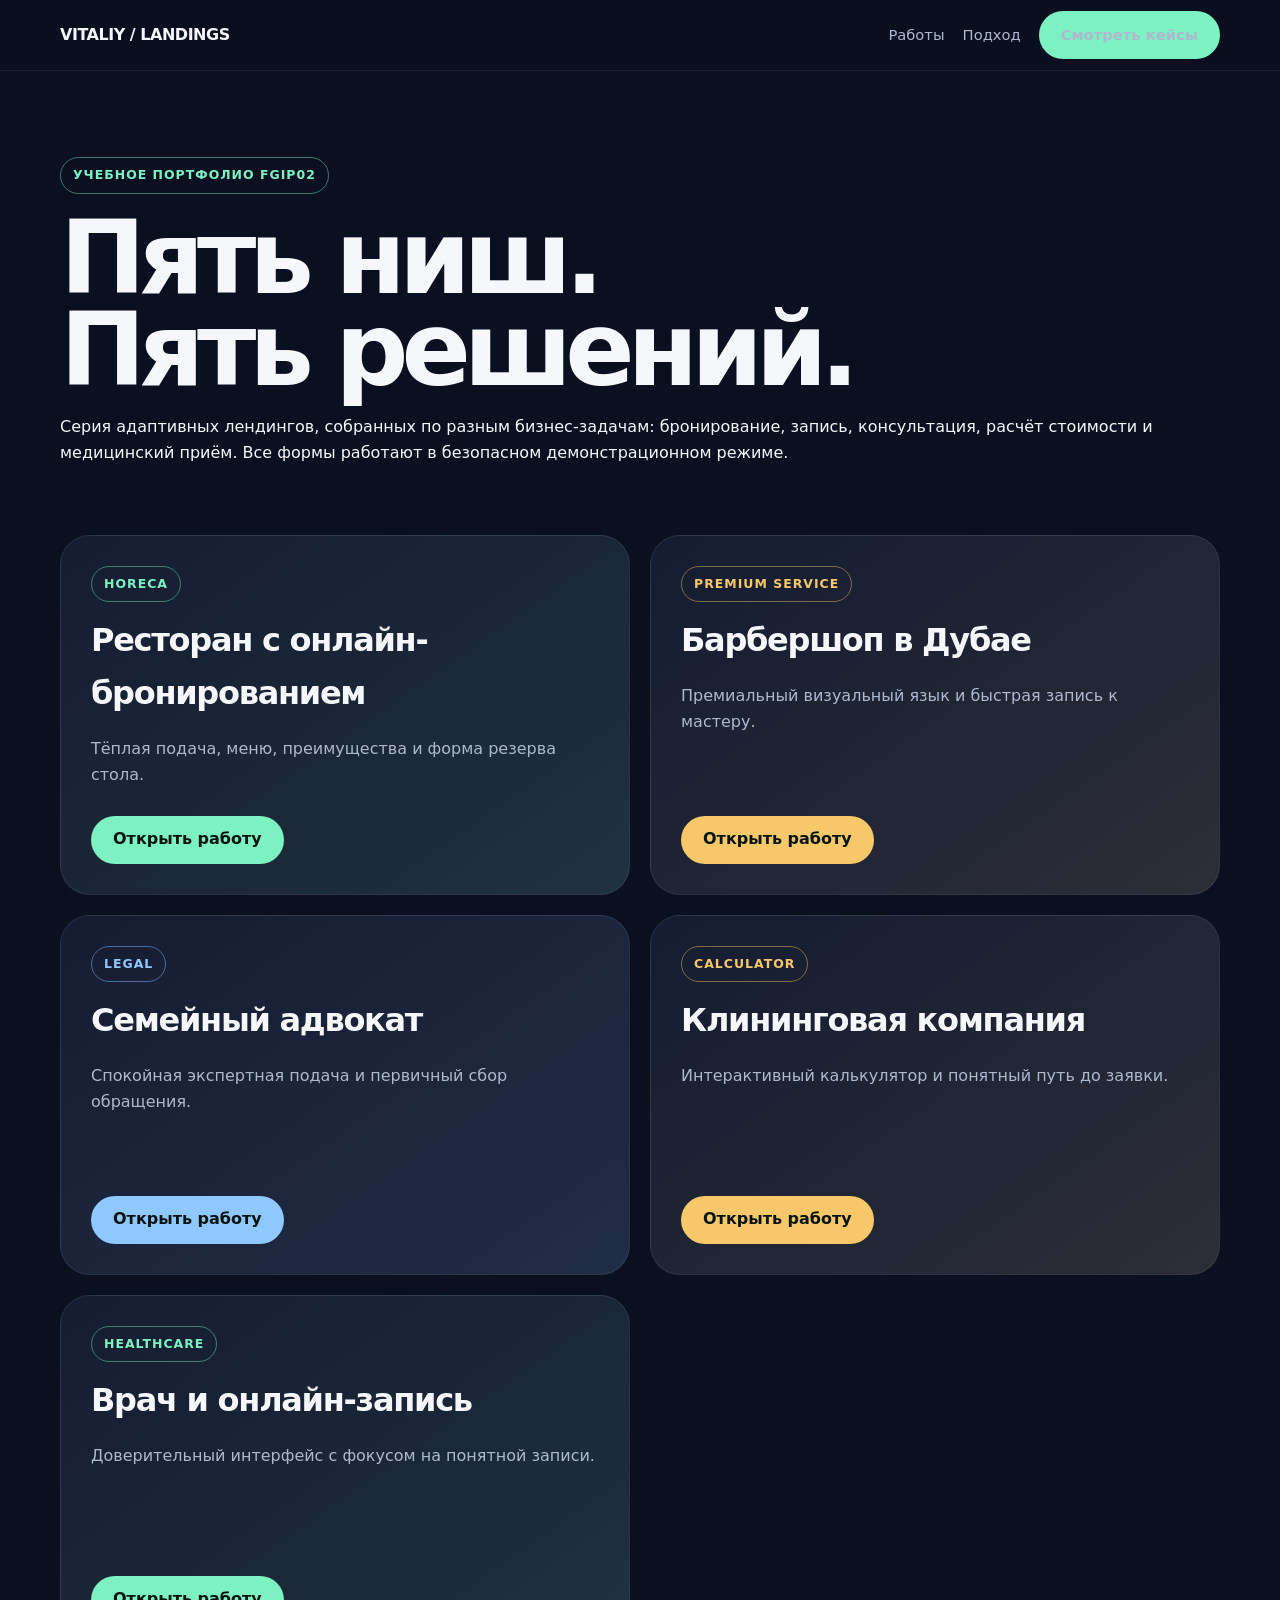
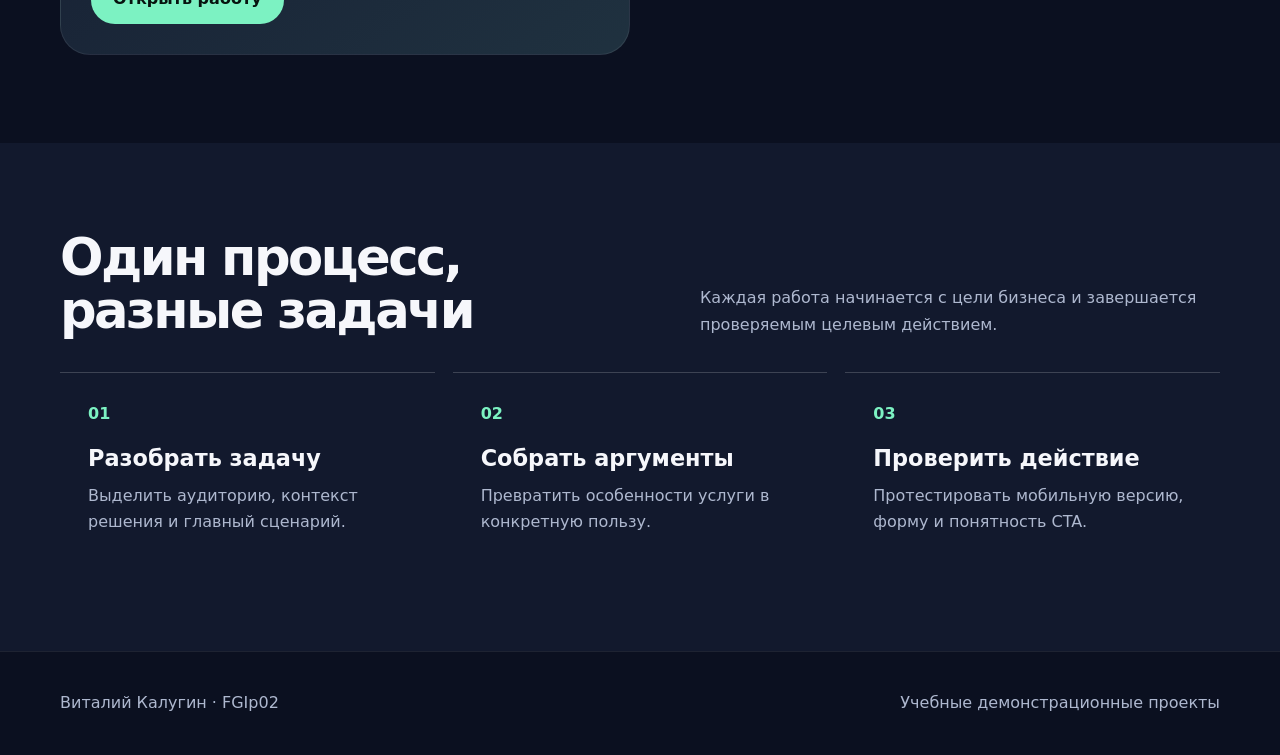
<file: index.html>
<!doctype html><html lang="ru"><head><meta charset="utf-8"><meta name="viewport" content="width=device-width,initial-scale=1"><title>Пять лендингов — портфолио Виталия</title><meta name="description" content="Пять учебных лендингов под разные бизнес-задачи."><link rel="icon" href="data:,"><link rel="stylesheet" href="shared.css"></head><body><nav class="nav"><div class="shell"><a class="brand" href="index.html">VITALIY / LANDINGS</a><div class="nav-links"><a href="#works">Работы</a><a href="#approach">Подход</a><a class="button" href="#works">Смотреть кейсы</a></div></div></nav><main><header class="portfolio-hero shell"><span class="eyebrow">Учебное портфолио FGIp02</span><h1>Пять ниш.<br>Пять решений.</h1><p>Серия адаптивных лендингов, собранных по разным бизнес-задачам: бронирование, запись, консультация, расчёт стоимости и медицинский приём. Все формы работают в безопасном демонстрационном режиме.</p></header><section id="works" class="portfolio-grid shell"><article class="project"><div><span class="eyebrow">HoReCa</span><h2>Ресторан с онлайн-бронированием</h2><p>Тёплая подача, меню, преимущества и форма резерва стола.</p></div><a class="button" href="restaurant/">Открыть работу</a></article><article class="project"><div><span class="eyebrow">Premium service</span><h2>Барбершоп в Дубае</h2><p>Премиальный визуальный язык и быстрая запись к мастеру.</p></div><a class="button" href="barber/">Открыть работу</a></article><article class="project"><div><span class="eyebrow">Legal</span><h2>Семейный адвокат</h2><p>Спокойная экспертная подача и первичный сбор обращения.</p></div><a class="button" href="lawyer/">Открыть работу</a></article><article class="project"><div><span class="eyebrow">Calculator</span><h2>Клининговая компания</h2><p>Интерактивный калькулятор и понятный путь до заявки.</p></div><a class="button" href="cleaning/">Открыть работу</a></article><article class="project"><div><span class="eyebrow">Healthcare</span><h2>Врач и онлайн-запись</h2><p>Доверительный интерфейс с фокусом на понятной записи.</p></div><a class="button" href="doctor/">Открыть работу</a></article></section><section id="approach" class="section alt"><div class="shell"><div class="section-head"><h2>Один процесс,<br>разные задачи</h2><p>Каждая работа начинается с цели бизнеса и завершается проверяемым целевым действием.</p></div><div class="steps"><article class="step"><h3>Разобрать задачу</h3><p>Выделить аудиторию, контекст решения и главный сценарий.</p></article><article class="step"><h3>Собрать аргументы</h3><p>Превратить особенности услуги в конкретную пользу.</p></article><article class="step"><h3>Проверить действие</h3><p>Протестировать мобильную версию, форму и понятность CTA.</p></article></div></div></section></main><footer class="footer"><div class="shell"><span>Виталий Калугин · FGIp02</span><span>Учебные демонстрационные проекты</span></div></footer></body></html>
</file>
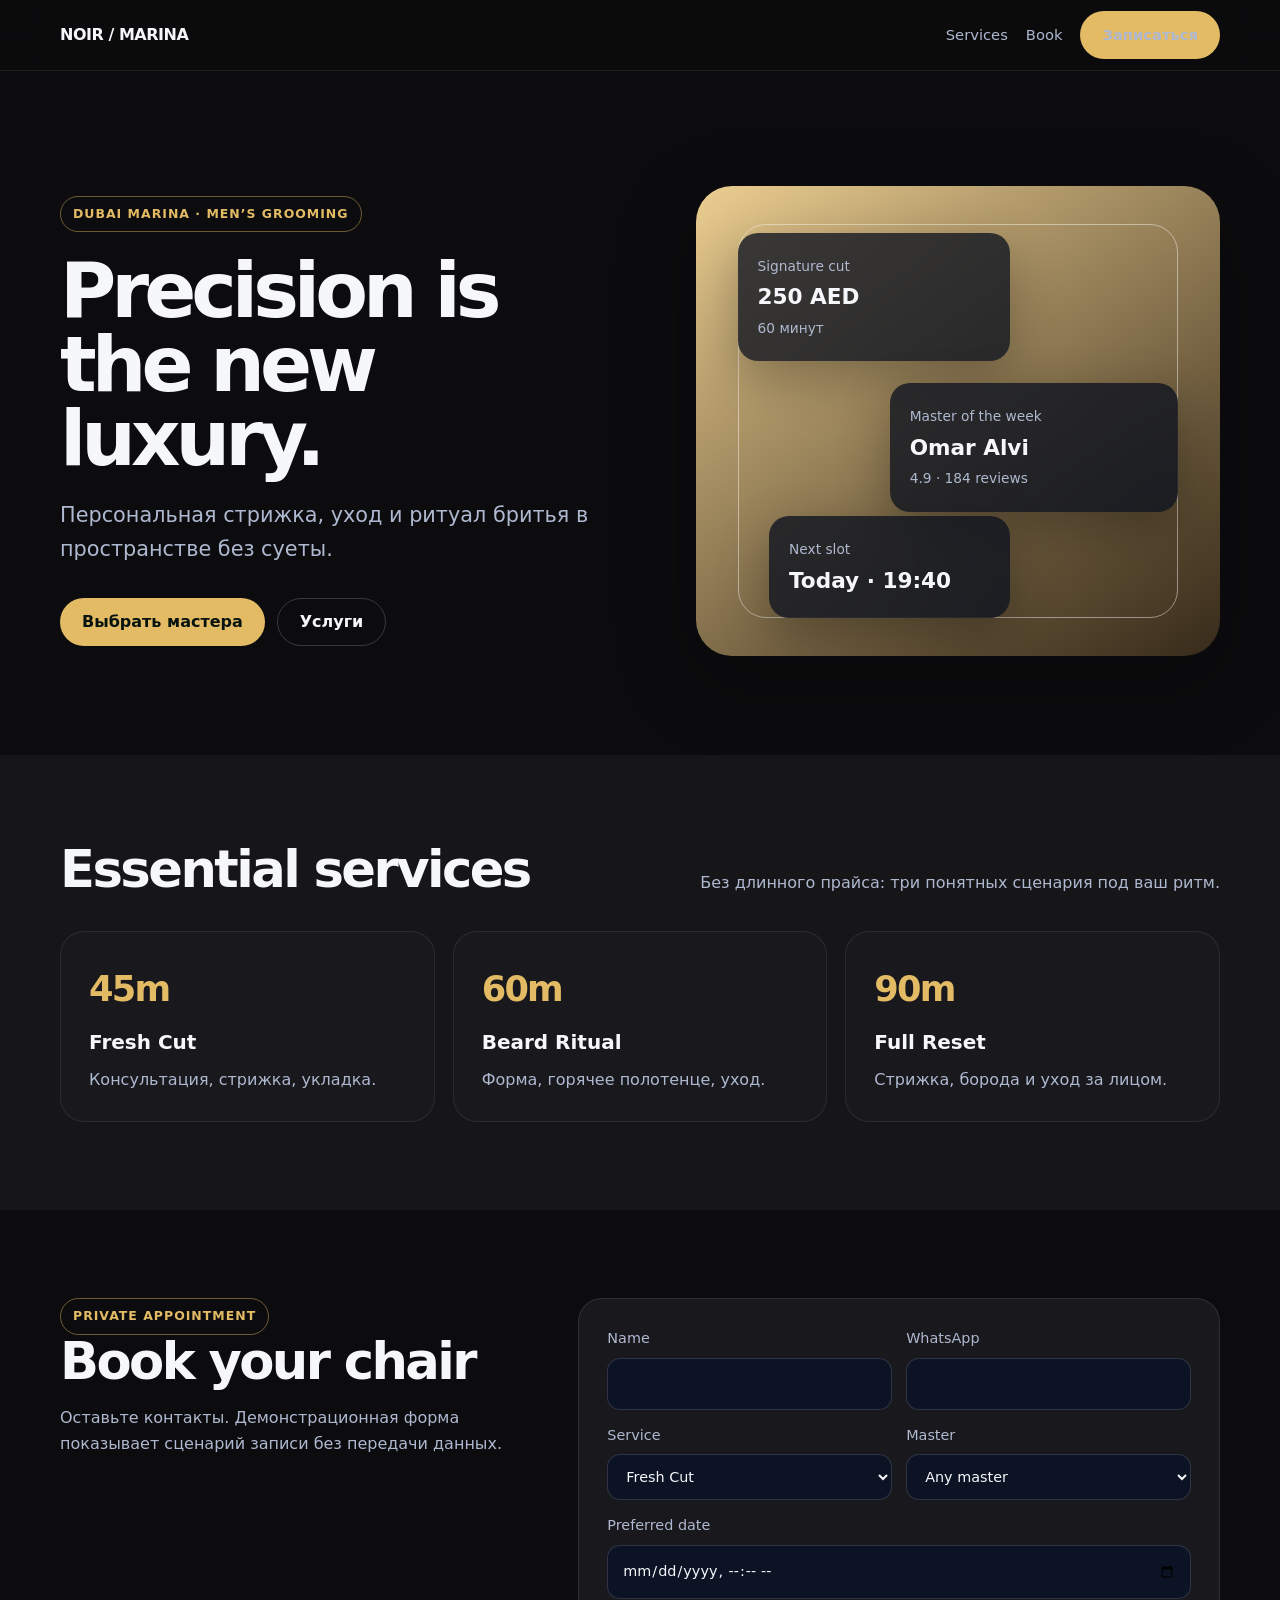
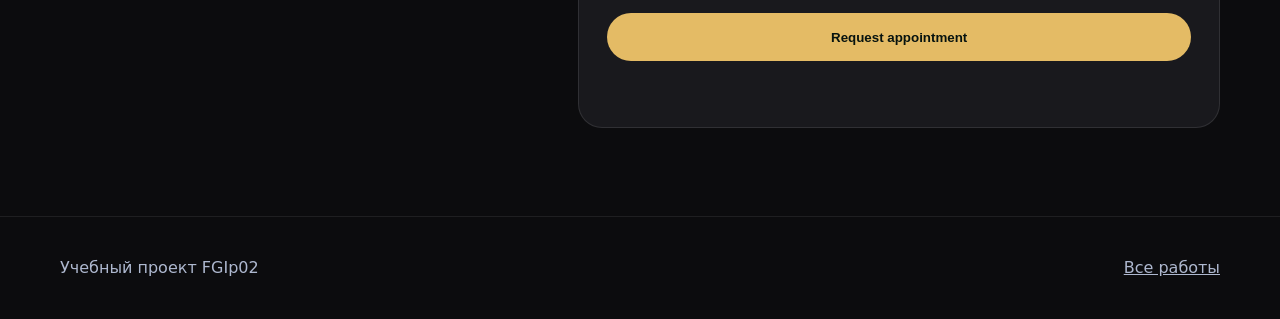
<file: barber/index.html>
<!doctype html><html lang="ru"><head><meta charset="utf-8"><meta name="viewport" content="width=device-width,initial-scale=1"><title>NOIR Marina — барбершоп</title><link rel="icon" href="data:,"><link rel="stylesheet" href="../shared.css"></head><body class="barber"><nav class="nav"><div class="shell"><a class="brand" href="../">NOIR / MARINA</a><div class="nav-links"><a href="#services">Services</a><a href="#booking">Book</a><a class="button" href="#booking">Записаться</a></div></div></nav><main><section class="hero shell"><div><span class="eyebrow">Dubai Marina · Men’s grooming</span><h1>Precision is the new luxury.</h1><p>Персональная стрижка, уход и ритуал бритья в пространстве без суеты.</p><div class="actions"><a class="button" href="#booking">Выбрать мастера</a><a class="button-ghost" href="#services">Услуги</a></div></div><div class="visual"><div class="visual-card one"><span>Signature cut</span><strong>250 AED</strong><span>60 минут</span></div><div class="visual-card two"><span>Master of the week</span><strong>Omar Alvi</strong><span>4.9 · 184 reviews</span></div><div class="visual-card three"><span>Next slot</span><strong>Today · 19:40</strong></div></div></section><section id="services" class="section alt"><div class="shell"><div class="section-head"><h2>Essential services</h2><p>Без длинного прайса: три понятных сценария под ваш ритм.</p></div><div class="grid"><article class="card"><span class="metric">45m</span><h3>Fresh Cut</h3><p>Консультация, стрижка, укладка.</p></article><article class="card"><span class="metric">60m</span><h3>Beard Ritual</h3><p>Форма, горячее полотенце, уход.</p></article><article class="card"><span class="metric">90m</span><h3>Full Reset</h3><p>Стрижка, борода и уход за лицом.</p></article></div></div></section><section id="booking" class="section"><div class="shell form-wrap"><div><span class="eyebrow">Private appointment</span><h2>Book your chair</h2><p>Оставьте контакты. Демонстрационная форма показывает сценарий записи без передачи данных.</p></div><form data-demo><label>Name<input required name="name"></label><label>WhatsApp<input required name="phone"></label><label>Service<select><option>Fresh Cut</option><option>Beard Ritual</option><option>Full Reset</option></select></label><label>Master<select><option>Any master</option><option>Omar</option><option>Daniel</option></select></label><label class="full">Preferred date<input required type="datetime-local"></label><button class="button full" type="submit">Request appointment</button><div class="form-result" aria-live="polite"></div></form></div></section></main><footer class="footer"><div class="shell"><span>Учебный проект FGIp02</span><a href="../">Все работы</a></div></footer><script src="../shared.js"></script></body></html>
</file>
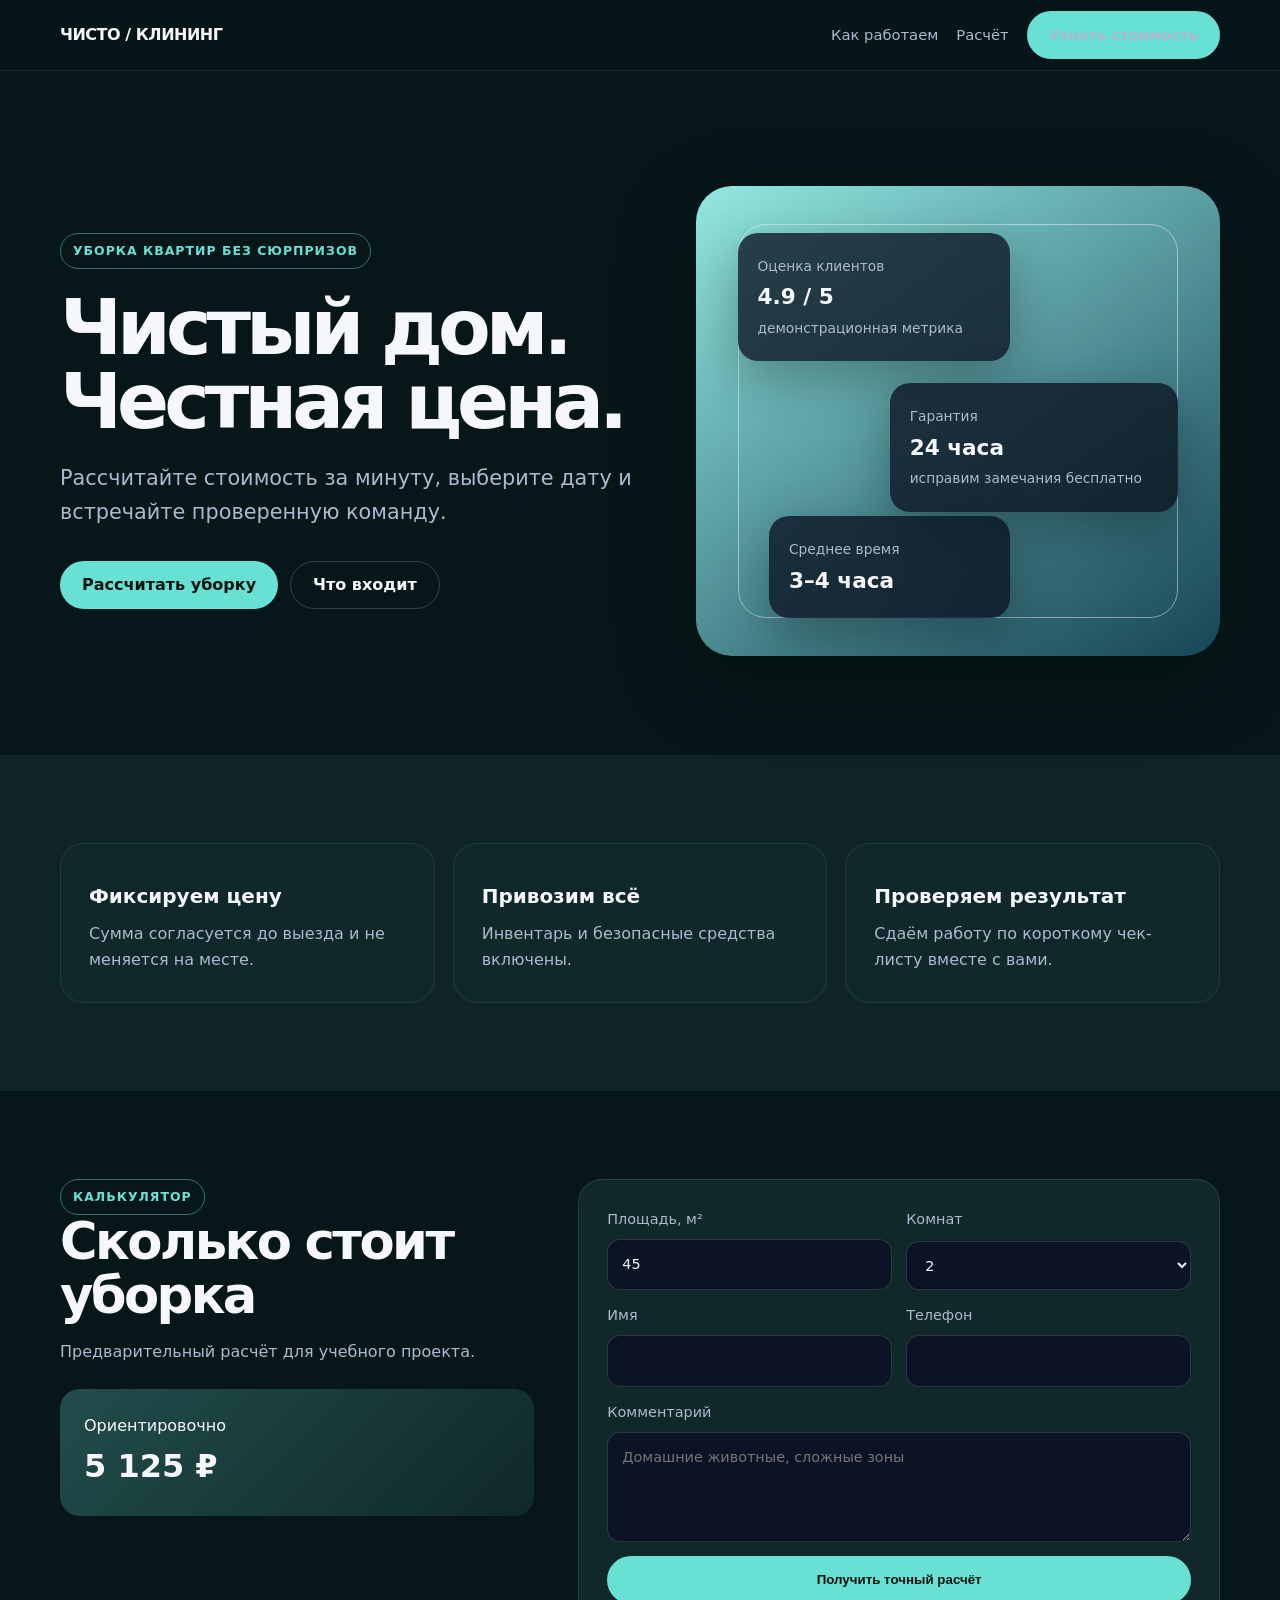
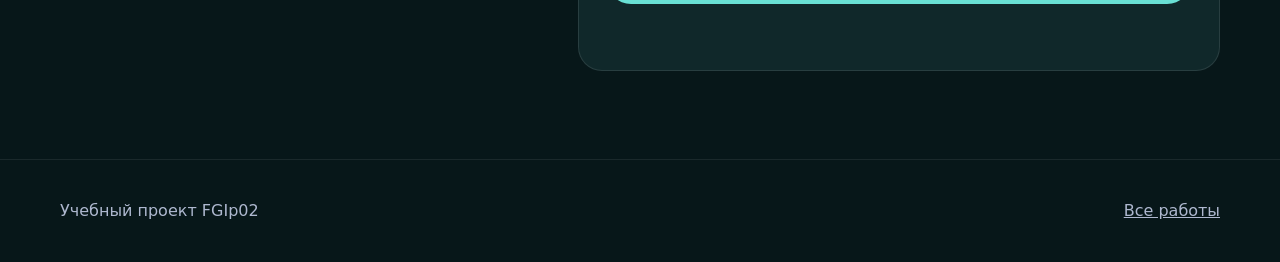
<file: cleaning/index.html>
<!doctype html><html lang="ru"><head><meta charset="utf-8"><meta name="viewport" content="width=device-width,initial-scale=1"><title>Чисто — клининг с расчётом цены</title><link rel="icon" href="data:,"><link rel="stylesheet" href="../shared.css"></head><body class="cleaning"><nav class="nav"><div class="shell"><a class="brand" href="../">ЧИСТО / КЛИНИНГ</a><div class="nav-links"><a href="#benefits">Как работаем</a><a href="#calc">Расчёт</a><a class="button" href="#calc">Узнать стоимость</a></div></div></nav><main><section class="hero shell"><div><span class="eyebrow">Уборка квартир без сюрпризов</span><h1>Чистый дом. Честная цена.</h1><p>Рассчитайте стоимость за минуту, выберите дату и встречайте проверенную команду.</p><div class="actions"><a class="button" href="#calc">Рассчитать уборку</a><a class="button-ghost" href="#benefits">Что входит</a></div></div><div class="visual"><div class="visual-card one"><span>Оценка клиентов</span><strong>4.9 / 5</strong><span>демонстрационная метрика</span></div><div class="visual-card two"><span>Гарантия</span><strong>24 часа</strong><span>исправим замечания бесплатно</span></div><div class="visual-card three"><span>Среднее время</span><strong>3–4 часа</strong></div></div></section><section id="benefits" class="section alt"><div class="shell"><div class="grid"><article class="card"><h3>Фиксируем цену</h3><p>Сумма согласуется до выезда и не меняется на месте.</p></article><article class="card"><h3>Привозим всё</h3><p>Инвентарь и безопасные средства включены.</p></article><article class="card"><h3>Проверяем результат</h3><p>Сдаём работу по короткому чек-листу вместе с вами.</p></article></div></div></section><section id="calc" class="section"><div class="shell form-wrap"><div><span class="eyebrow">Калькулятор</span><h2>Сколько стоит уборка</h2><p>Предварительный расчёт для учебного проекта.</p><div class="price-box"><span>Ориентировочно</span><br><strong data-total>0 ₽</strong></div></div><form data-demo><label>Площадь, м²<input data-area type="number" min="20" value="45"></label><label>Комнат<select data-rooms><option value="1">1</option><option value="2" selected>2</option><option value="3">3</option><option value="4">4+</option></select></label><label>Имя<input required></label><label>Телефон<input required type="tel"></label><label class="full">Комментарий<textarea placeholder="Домашние животные, сложные зоны"></textarea></label><button class="button full" type="submit">Получить точный расчёт</button><div class="form-result" aria-live="polite"></div></form></div></section></main><footer class="footer"><div class="shell"><span>Учебный проект FGIp02</span><a href="../">Все работы</a></div></footer><script src="../shared.js"></script></body></html>
</file>
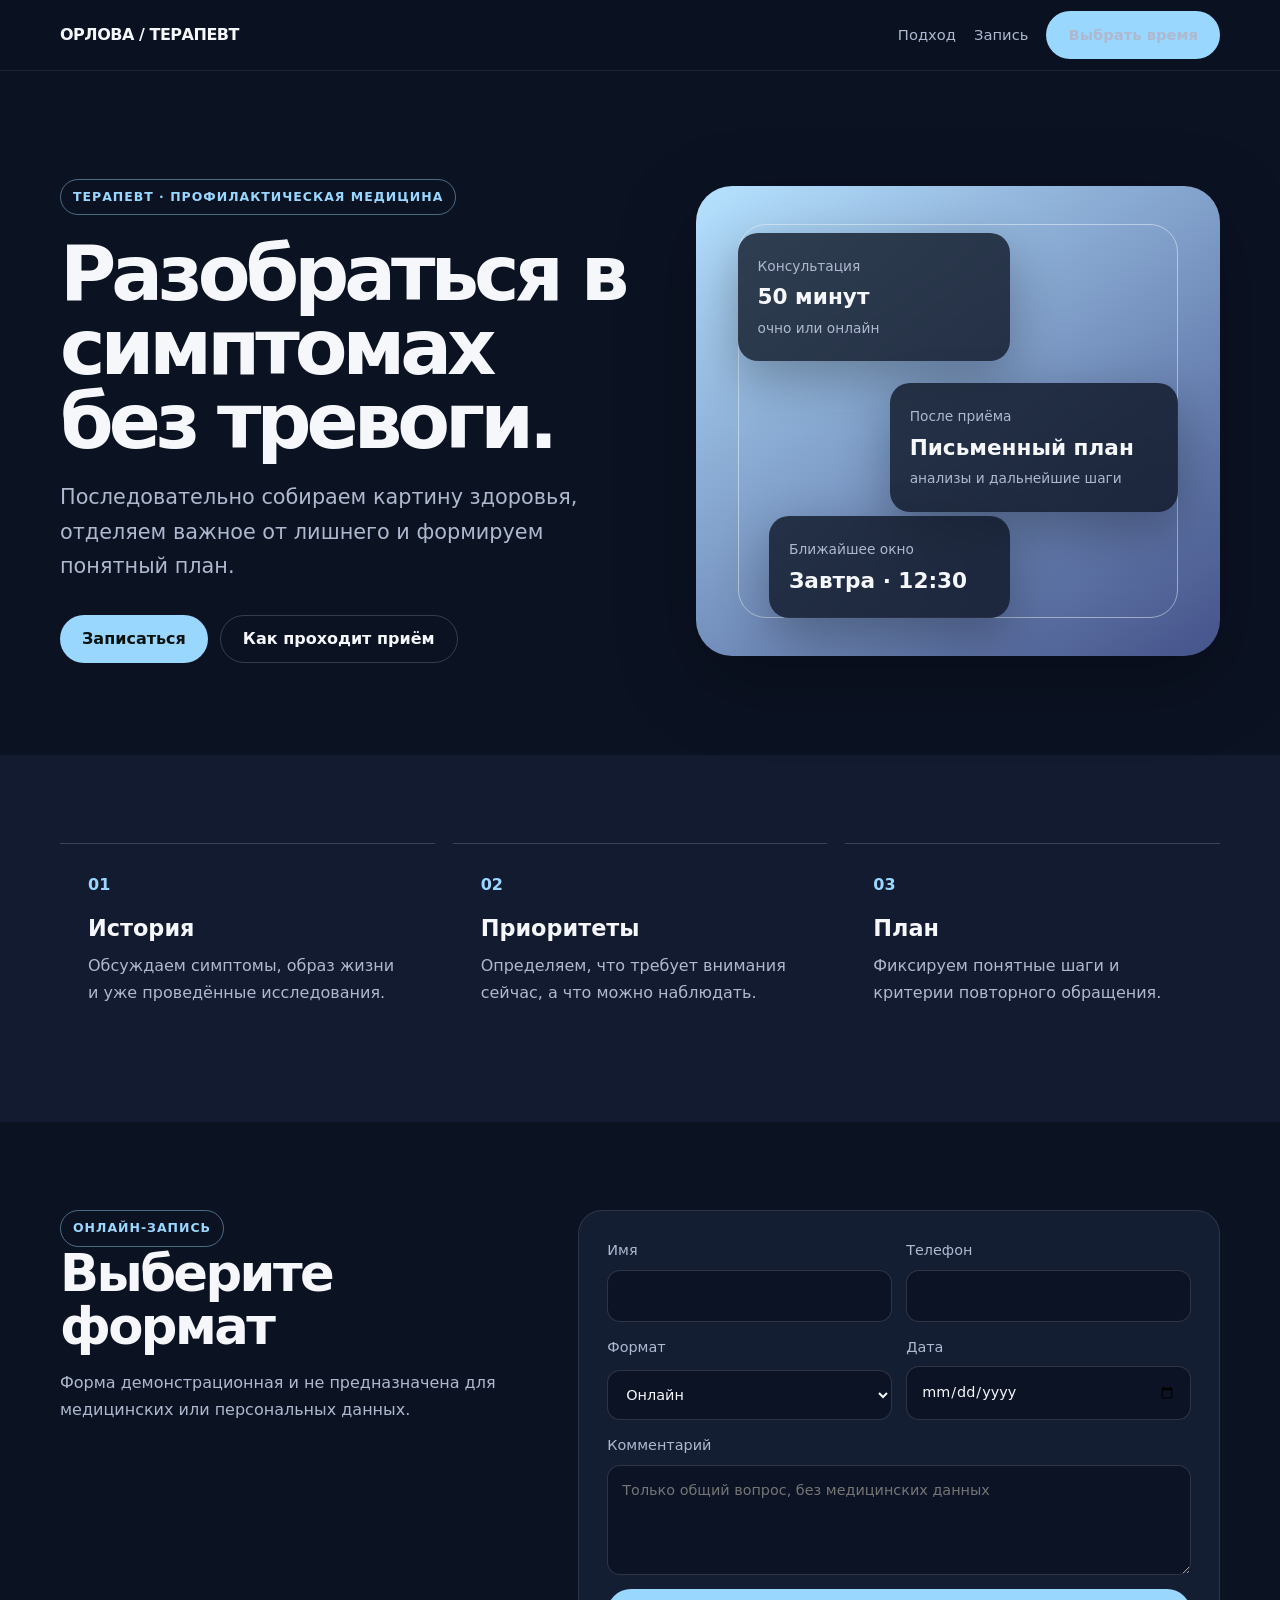
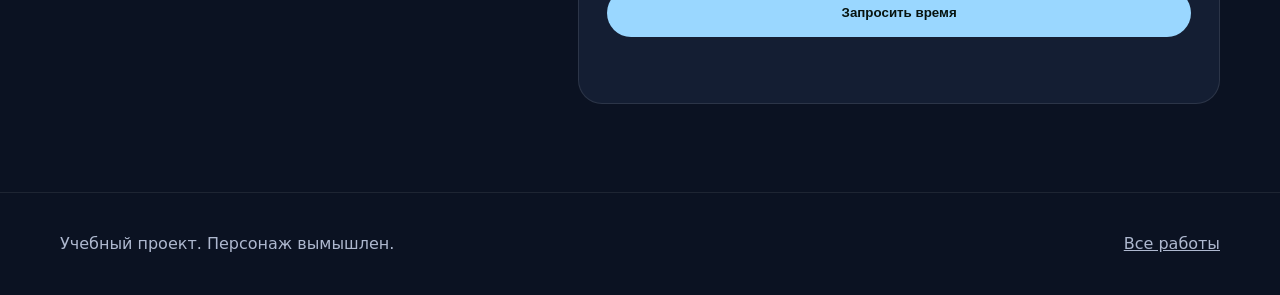
<file: doctor/index.html>
<!doctype html><html lang="ru"><head><meta charset="utf-8"><meta name="viewport" content="width=device-width,initial-scale=1"><title>Доктор Елена Орлова — онлайн-запись</title><link rel="icon" href="data:,"><link rel="stylesheet" href="../shared.css"></head><body class="doctor"><nav class="nav"><div class="shell"><a class="brand" href="../">ОРЛОВА / ТЕРАПЕВТ</a><div class="nav-links"><a href="#approach">Подход</a><a href="#booking">Запись</a><a class="button" href="#booking">Выбрать время</a></div></div></nav><main><section class="hero shell"><div><span class="eyebrow">Терапевт · профилактическая медицина</span><h1>Разобраться в симптомах без тревоги.</h1><p>Последовательно собираем картину здоровья, отделяем важное от лишнего и формируем понятный план.</p><div class="actions"><a class="button" href="#booking">Записаться</a><a class="button-ghost" href="#approach">Как проходит приём</a></div></div><div class="visual"><div class="visual-card one"><span>Консультация</span><strong>50 минут</strong><span>очно или онлайн</span></div><div class="visual-card two"><span>После приёма</span><strong>Письменный план</strong><span>анализы и дальнейшие шаги</span></div><div class="visual-card three"><span>Ближайшее окно</span><strong>Завтра · 12:30</strong></div></div></section><section id="approach" class="section alt"><div class="shell"><div class="steps"><article class="step"><h3>История</h3><p>Обсуждаем симптомы, образ жизни и уже проведённые исследования.</p></article><article class="step"><h3>Приоритеты</h3><p>Определяем, что требует внимания сейчас, а что можно наблюдать.</p></article><article class="step"><h3>План</h3><p>Фиксируем понятные шаги и критерии повторного обращения.</p></article></div></div></section><section id="booking" class="section"><div class="shell form-wrap"><div><span class="eyebrow">Онлайн-запись</span><h2>Выберите формат</h2><p>Форма демонстрационная и не предназначена для медицинских или персональных данных.</p></div><form data-demo><label>Имя<input required></label><label>Телефон<input required type="tel"></label><label>Формат<select><option>Онлайн</option><option>В клинике</option></select></label><label>Дата<input required type="date"></label><label class="full">Комментарий<textarea placeholder="Только общий вопрос, без медицинских данных"></textarea></label><button class="button full" type="submit">Запросить время</button><div class="form-result" aria-live="polite"></div></form></div></section></main><footer class="footer"><div class="shell"><span>Учебный проект. Персонаж вымышлен.</span><a href="../">Все работы</a></div></footer><script src="../shared.js"></script></body></html>
</file>
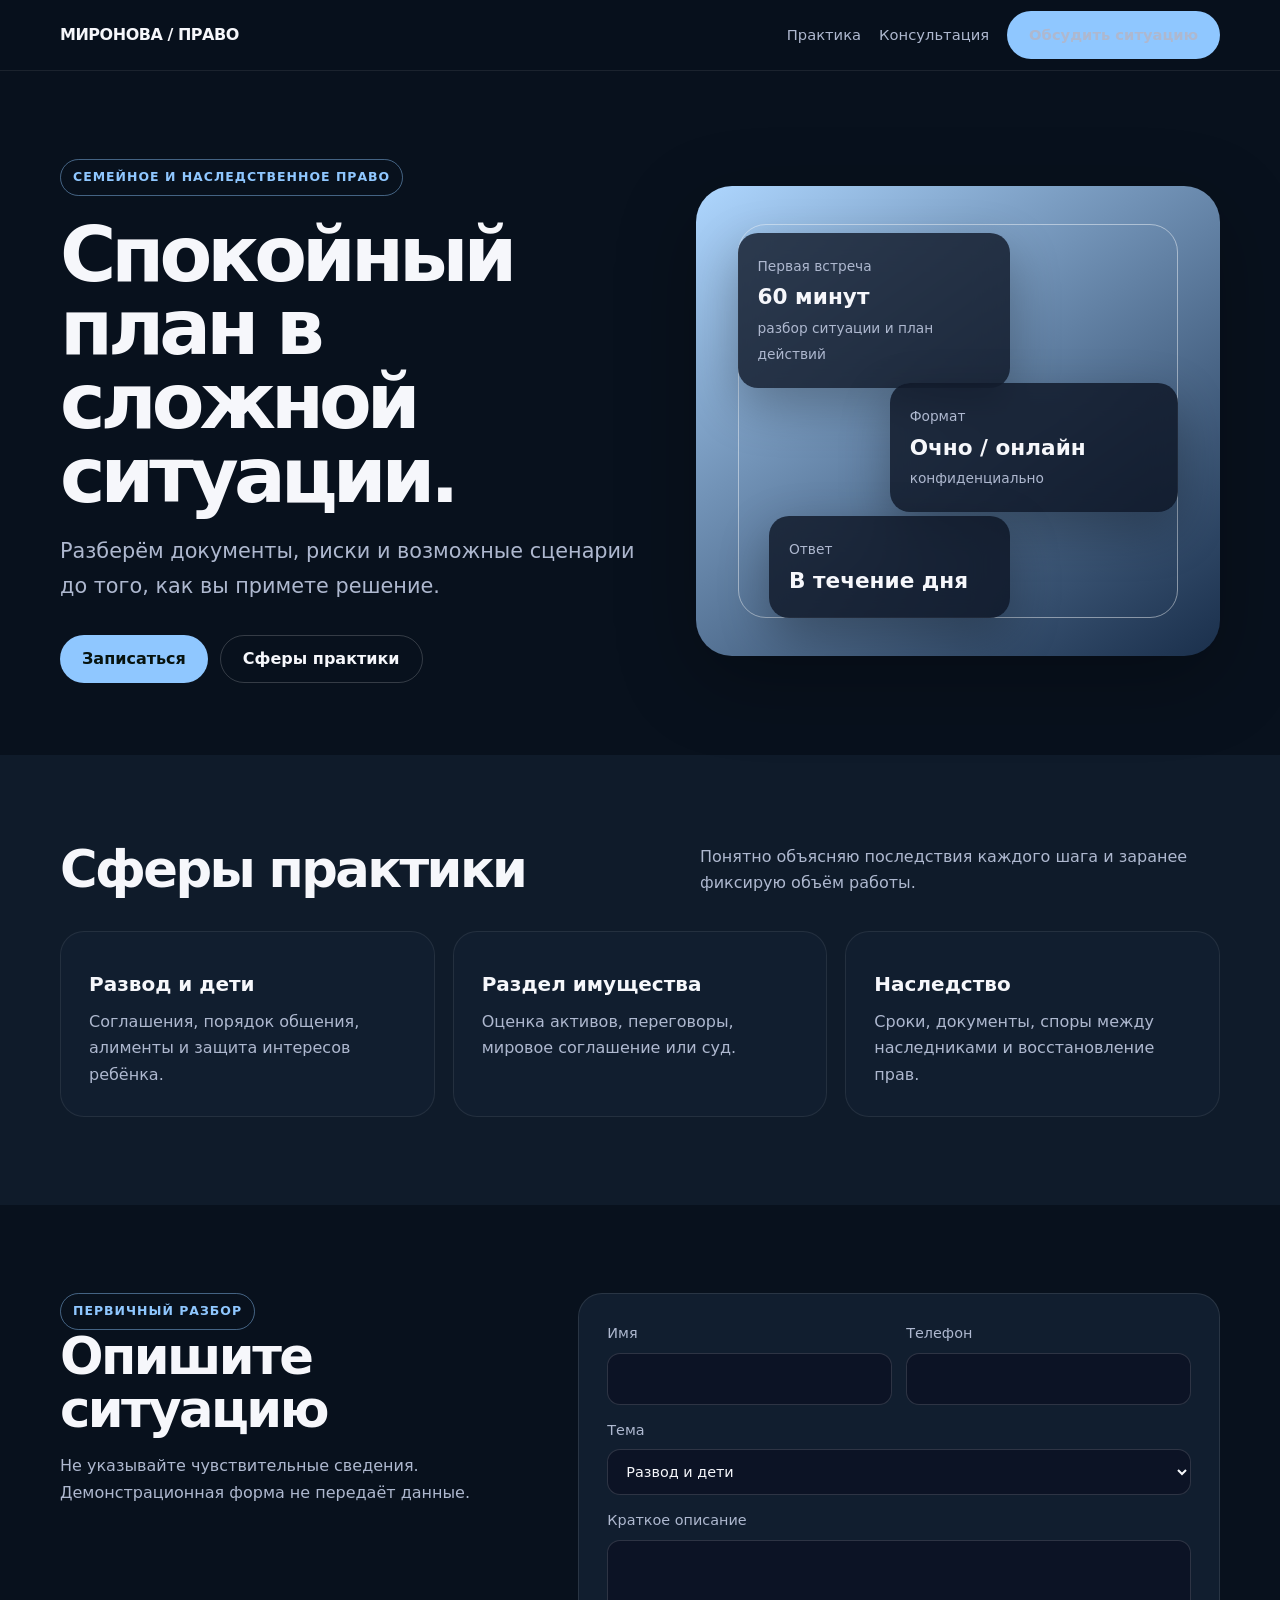
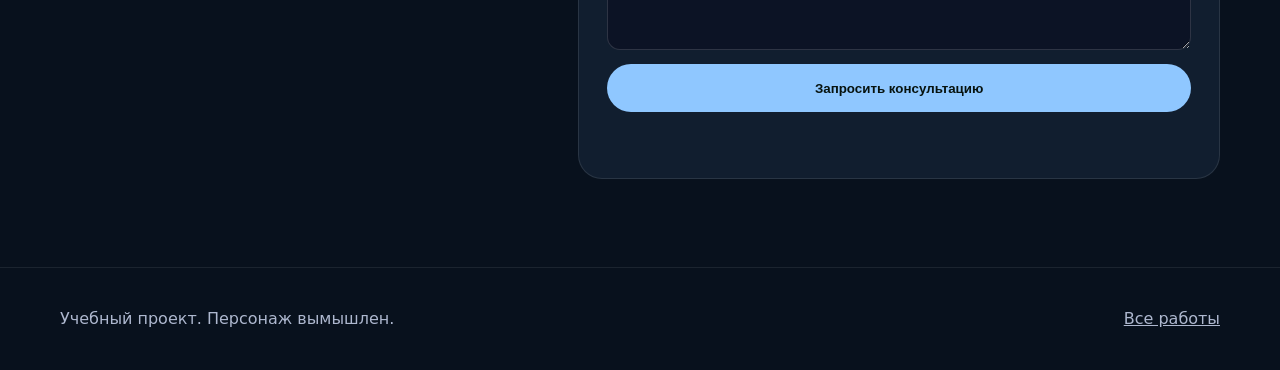
<file: lawyer/index.html>
<!doctype html><html lang="ru"><head><meta charset="utf-8"><meta name="viewport" content="width=device-width,initial-scale=1"><title>Анна Миронова — семейный адвокат</title><link rel="icon" href="data:,"><link rel="stylesheet" href="../shared.css"></head><body class="lawyer"><nav class="nav"><div class="shell"><a class="brand" href="../">МИРОНОВА / ПРАВО</a><div class="nav-links"><a href="#areas">Практика</a><a href="#contact">Консультация</a><a class="button" href="#contact">Обсудить ситуацию</a></div></div></nav><main><section class="hero shell"><div><span class="eyebrow">Семейное и наследственное право</span><h1>Спокойный план в сложной ситуации.</h1><p>Разберём документы, риски и возможные сценарии до того, как вы примете решение.</p><div class="actions"><a class="button" href="#contact">Записаться</a><a class="button-ghost" href="#areas">Сферы практики</a></div></div><div class="visual"><div class="visual-card one"><span>Первая встреча</span><strong>60 минут</strong><span>разбор ситуации и план действий</span></div><div class="visual-card two"><span>Формат</span><strong>Очно / онлайн</strong><span>конфиденциально</span></div><div class="visual-card three"><span>Ответ</span><strong>В течение дня</strong></div></div></section><section id="areas" class="section alt"><div class="shell"><div class="section-head"><h2>Сферы практики</h2><p>Понятно объясняю последствия каждого шага и заранее фиксирую объём работы.</p></div><div class="grid"><article class="card"><h3>Развод и дети</h3><p>Соглашения, порядок общения, алименты и защита интересов ребёнка.</p></article><article class="card"><h3>Раздел имущества</h3><p>Оценка активов, переговоры, мировое соглашение или суд.</p></article><article class="card"><h3>Наследство</h3><p>Сроки, документы, споры между наследниками и восстановление прав.</p></article></div></div></section><section id="contact" class="section"><div class="shell form-wrap"><div><span class="eyebrow">Первичный разбор</span><h2>Опишите ситуацию</h2><p>Не указывайте чувствительные сведения. Демонстрационная форма не передаёт данные.</p></div><form data-demo><label>Имя<input required></label><label>Телефон<input required type="tel"></label><label class="full">Тема<select><option>Развод и дети</option><option>Раздел имущества</option><option>Наследство</option></select></label><label class="full">Краткое описание<textarea required></textarea></label><button class="button full" type="submit">Запросить консультацию</button><div class="form-result" aria-live="polite"></div></form></div></section></main><footer class="footer"><div class="shell"><span>Учебный проект. Персонаж вымышлен.</span><a href="../">Все работы</a></div></footer><script src="../shared.js"></script></body></html>
</file>
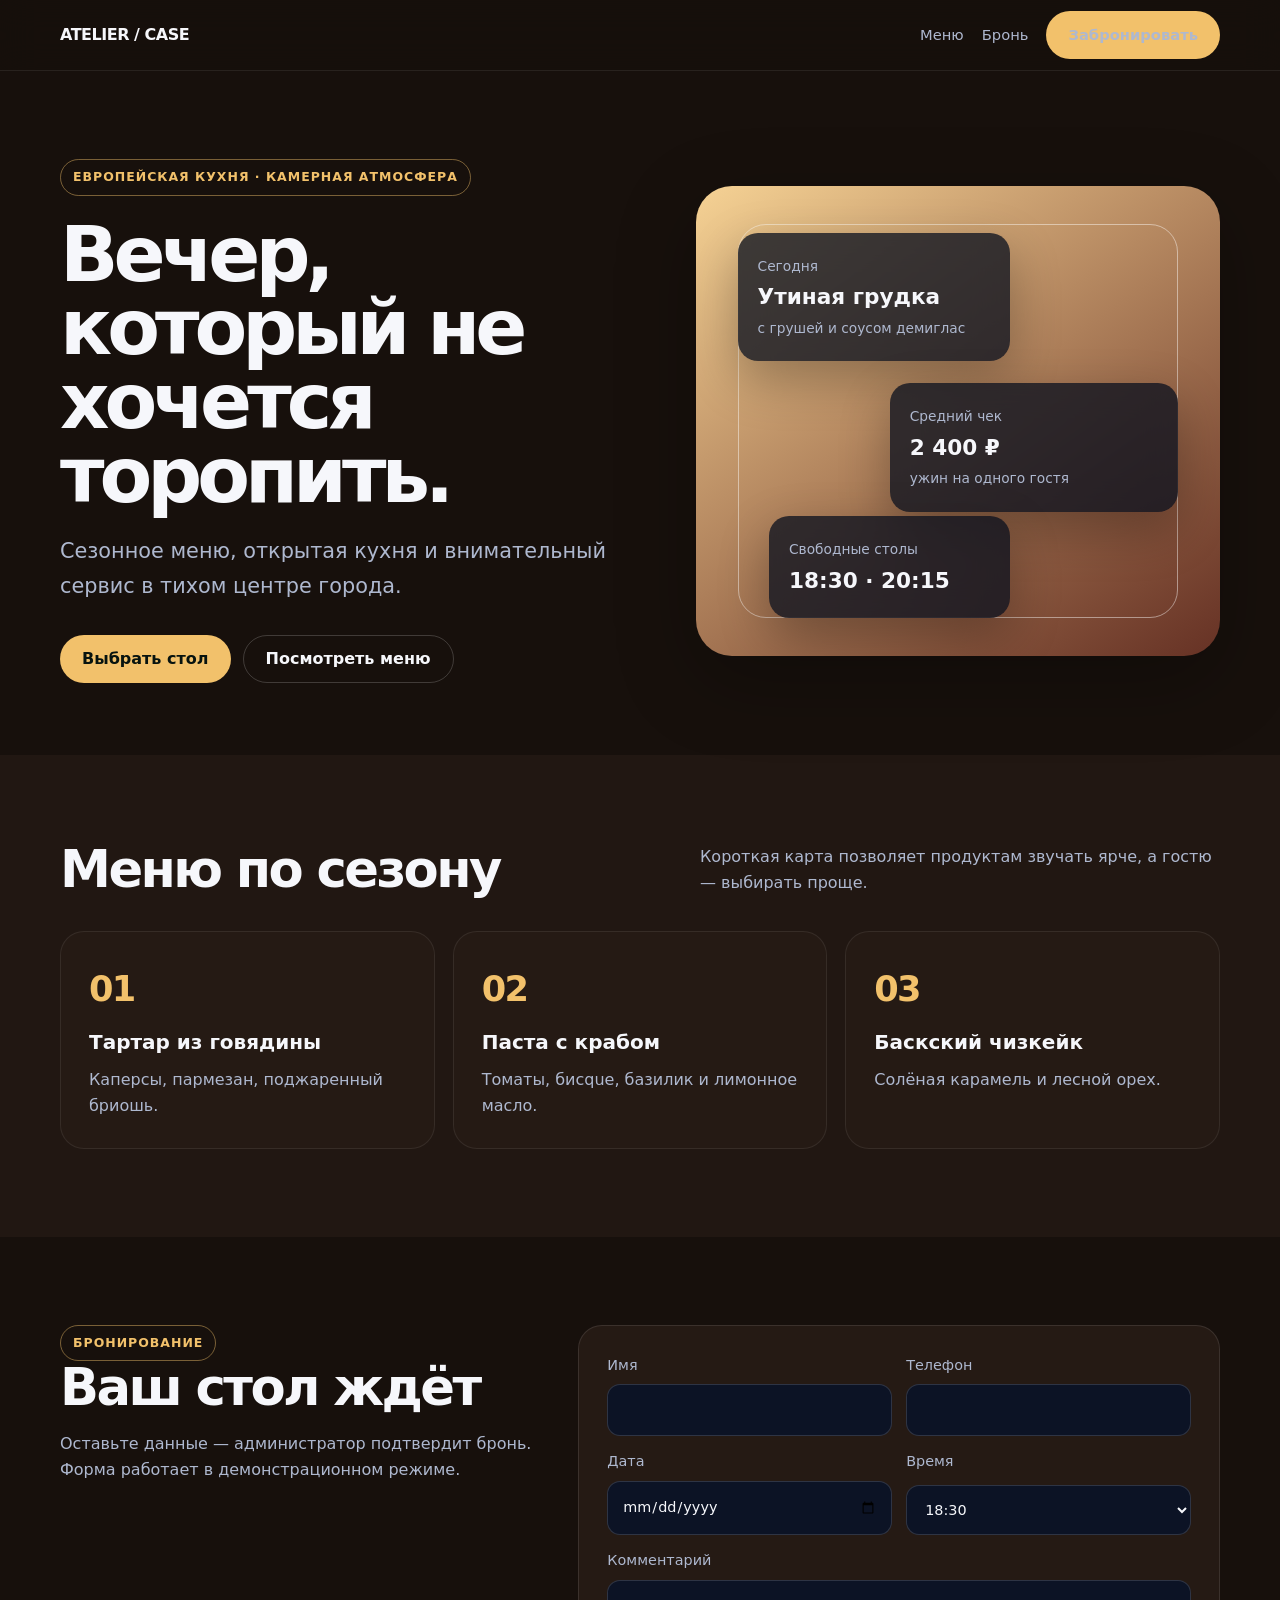
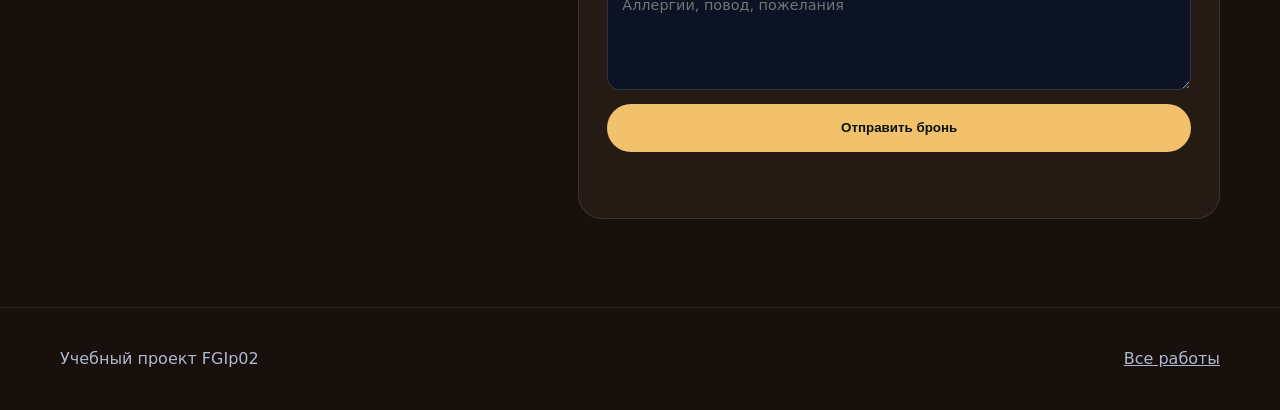
<file: restaurant/index.html>
<!doctype html><html lang="ru"><head><meta charset="utf-8"><meta name="viewport" content="width=device-width,initial-scale=1"><title>Atelier — ресторан и бронирование</title><link rel="icon" href="data:,"><link rel="stylesheet" href="../shared.css"></head><body class="restaurant"><nav class="nav"><div class="shell"><a class="brand" href="../">ATELIER / CASE</a><div class="nav-links"><a href="#menu">Меню</a><a href="#booking">Бронь</a><a class="button" href="#booking">Забронировать</a></div></div></nav><main><section class="hero shell"><div><span class="eyebrow">Европейская кухня · камерная атмосфера</span><h1>Вечер, который не хочется торопить.</h1><p>Сезонное меню, открытая кухня и внимательный сервис в тихом центре города.</p><div class="actions"><a class="button" href="#booking">Выбрать стол</a><a class="button-ghost" href="#menu">Посмотреть меню</a></div></div><div class="visual"><div class="visual-card one"><span>Сегодня</span><strong>Утиная грудка</strong><span>с грушей и соусом демиглас</span></div><div class="visual-card two"><span>Средний чек</span><strong>2 400 ₽</strong><span>ужин на одного гостя</span></div><div class="visual-card three"><span>Свободные столы</span><strong>18:30 · 20:15</strong></div></div></section><section id="menu" class="section alt"><div class="shell"><div class="section-head"><h2>Меню по сезону</h2><p>Короткая карта позволяет продуктам звучать ярче, а гостю — выбирать проще.</p></div><div class="grid"><article class="card"><span class="metric">01</span><h3>Тартар из говядины</h3><p>Каперсы, пармезан, поджаренный бриошь.</p></article><article class="card"><span class="metric">02</span><h3>Паста с крабом</h3><p>Томаты, бисque, базилик и лимонное масло.</p></article><article class="card"><span class="metric">03</span><h3>Баскский чизкейк</h3><p>Солёная карамель и лесной орех.</p></article></div></div></section><section id="booking" class="section"><div class="shell form-wrap"><div><span class="eyebrow">Бронирование</span><h2>Ваш стол ждёт</h2><p>Оставьте данные — администратор подтвердит бронь. Форма работает в демонстрационном режиме.</p></div><form data-demo><label>Имя<input required name="name"></label><label>Телефон<input required type="tel" name="phone"></label><label>Дата<input required type="date" name="date"></label><label>Время<select name="time"><option>18:30</option><option>20:15</option><option>21:30</option></select></label><label class="full">Комментарий<textarea name="note" placeholder="Аллергии, повод, пожелания"></textarea></label><button class="button full" type="submit">Отправить бронь</button><div class="form-result" aria-live="polite"></div></form></div></section></main><footer class="footer"><div class="shell"><span>Учебный проект FGIp02</span><a href="../">Все работы</a></div></footer><script src="../shared.js"></script></body></html>
</file>
<file: shared.css>
:root{--bg:#0b1020;--surface:#151c31;--text:#f6f7fb;--muted:#aeb8cf;--accent:#7cf2c2;--accent2:#a889ff;--danger:#ff8a8a;--radius:24px;--shadow:0 24px 80px rgba(0,0,0,.28)}
*{box-sizing:border-box}html{scroll-behavior:smooth}body{margin:0;font:16px/1.65 Inter,system-ui,-apple-system,"Segoe UI",sans-serif;color:var(--text);background:var(--bg)}a{color:inherit}img{max-width:100%;display:block}.shell{width:min(1160px,calc(100% - 32px));margin:auto}.nav{position:sticky;top:0;z-index:20;backdrop-filter:blur(18px);background:color-mix(in srgb,var(--bg) 78%,transparent);border-bottom:1px solid rgba(255,255,255,.08)}.nav .shell{display:flex;align-items:center;justify-content:space-between;min-height:70px;gap:20px}.brand{font-weight:850;letter-spacing:-.03em;text-decoration:none}.nav-links{display:flex;gap:18px;align-items:center}.nav-links a{text-decoration:none;color:var(--muted);font-size:.92rem}.nav-links a:hover{color:var(--text)}.button,.button-ghost{display:inline-flex;align-items:center;justify-content:center;min-height:48px;padding:0 22px;border-radius:999px;font-weight:750;text-decoration:none;border:0;cursor:pointer}.button{background:var(--accent);color:#07130f}.button:hover{filter:brightness(1.06);transform:translateY(-1px)}.button-ghost{border:1px solid rgba(255,255,255,.18);color:var(--text);background:transparent}.hero{min-height:76vh;display:grid;grid-template-columns:1.05fr .95fr;gap:56px;align-items:center;padding:88px 0 72px}.eyebrow{display:inline-flex;padding:7px 12px;border:1px solid color-mix(in srgb,var(--accent) 45%,transparent);border-radius:999px;color:var(--accent);font-size:.78rem;font-weight:800;letter-spacing:.08em;text-transform:uppercase}.hero h1{font-size:clamp(2.8rem,6vw,6.2rem);line-height:.96;letter-spacing:-.065em;margin:22px 0}.hero p{font-size:clamp(1.05rem,2vw,1.3rem);color:var(--muted);max-width:650px}.actions{display:flex;gap:12px;flex-wrap:wrap;margin-top:32px}.visual{position:relative;min-height:470px;border-radius:36px;overflow:hidden;background:linear-gradient(145deg,color-mix(in srgb,var(--accent) 72%,#fff),color-mix(in srgb,var(--accent2) 64%,#000));box-shadow:var(--shadow)}.visual:before{content:"";position:absolute;inset:8%;border:1px solid rgba(255,255,255,.45);border-radius:28px}.visual-card{position:absolute;padding:20px;border-radius:20px;background:rgba(9,15,30,.76);backdrop-filter:blur(16px);box-shadow:0 18px 50px rgba(0,0,0,.28)}.visual-card strong{display:block;font-size:1.35rem}.visual-card span{color:var(--muted);font-size:.86rem}.visual-card.one{left:8%;top:10%;width:52%}.visual-card.two{right:8%;top:42%;width:55%}.visual-card.three{left:14%;bottom:8%;width:46%}.section{padding:88px 0}.section.alt{background:color-mix(in srgb,var(--surface) 74%,var(--bg))}.section-head{display:flex;justify-content:space-between;gap:30px;align-items:end;margin-bottom:34px}.section h2{font-size:clamp(2rem,4vw,3.8rem);line-height:1.05;letter-spacing:-.05em;margin:0}.section-head p{color:var(--muted);max-width:520px;margin:0}.grid{display:grid;grid-template-columns:repeat(3,1fr);gap:18px}.card{padding:28px;border-radius:var(--radius);background:var(--surface);border:1px solid rgba(255,255,255,.08)}.card h3{margin:8px 0;font-size:1.25rem}.card p{margin:0;color:var(--muted)}.metric{font-size:2.2rem;font-weight:850;letter-spacing:-.05em;color:var(--accent)}.steps{counter-reset:step;display:grid;grid-template-columns:repeat(3,1fr);gap:18px}.step{counter-increment:step;padding:28px;border-top:1px solid rgba(255,255,255,.18)}.step:before{content:"0" counter(step);color:var(--accent);font-weight:850}.step h3{font-size:1.4rem;margin:12px 0 6px}.step p{color:var(--muted);margin:0}.form-wrap{display:grid;grid-template-columns:.85fr 1.15fr;gap:44px;align-items:start}.form-wrap>div>p{color:var(--muted)}form{display:grid;grid-template-columns:1fr 1fr;gap:14px;padding:28px;border-radius:var(--radius);background:var(--surface);border:1px solid rgba(255,255,255,.1)}label{display:grid;gap:7px;color:var(--muted);font-size:.9rem}label.full,.full{grid-column:1/-1}input,select,textarea{width:100%;border:1px solid rgba(255,255,255,.14);border-radius:13px;background:#0c1325;color:var(--text);padding:13px 14px;font:inherit}textarea{min-height:110px;resize:vertical}input:focus,select:focus,textarea:focus{outline:2px solid var(--accent);outline-offset:2px}.form-result{grid-column:1/-1;min-height:24px;color:var(--accent);font-weight:700}.price-box{padding:24px;border-radius:20px;background:linear-gradient(135deg,color-mix(in srgb,var(--accent) 20%,var(--surface)),var(--surface));margin-top:24px}.price-box strong{font-size:2rem}.footer{padding:38px 0;color:var(--muted);border-top:1px solid rgba(255,255,255,.08)}.footer .shell{display:flex;justify-content:space-between;gap:20px}.portfolio-hero{padding:86px 0 52px}.portfolio-hero h1{font-size:clamp(3rem,8vw,7rem);line-height:.9;letter-spacing:-.07em;margin:18px 0}.portfolio-grid{display:grid;grid-template-columns:repeat(2,1fr);gap:20px;padding-bottom:88px}.project{min-height:360px;padding:30px;border-radius:30px;background:linear-gradient(145deg,var(--surface),color-mix(in srgb,var(--accent) 10%,var(--surface)));display:flex;flex-direction:column;justify-content:space-between;border:1px solid rgba(255,255,255,.08)}.project:nth-child(2n){--accent:#f7c86a}.project:nth-child(3n){--accent:#8fc7ff}.project h2{font-size:2rem;letter-spacing:-.04em;margin:12px 0}.project p{color:var(--muted)}.project a{align-self:flex-start}.demo-note{font-size:.8rem;color:var(--muted);margin-top:12px}
body.restaurant{--accent:#f2c16b;--accent2:#9f4d39;--bg:#17100c;--surface:#251a14}body.barber{--accent:#e4bb65;--accent2:#564329;--bg:#0c0c0e;--surface:#19191d}body.lawyer{--accent:#8fc7ff;--accent2:#294a76;--bg:#08111d;--surface:#111e2f}body.cleaning{--accent:#69e0d4;--accent2:#256e88;--bg:#071719;--surface:#10282a}body.doctor{--accent:#9ad7ff;--accent2:#6c82d8;--bg:#0b1222;--surface:#141e33}
@media(max-width:820px){.nav-links a:not(.button){display:none}.hero,.form-wrap{grid-template-columns:1fr}.hero{padding-top:58px}.visual{min-height:370px}.grid,.steps,.portfolio-grid{grid-template-columns:1fr}.section-head{display:block}.section-head p{margin-top:14px}form{grid-template-columns:1fr}label.full,.full{grid-column:auto}.footer .shell{display:block}.project{min-height:300px}}
@media(prefers-reduced-motion:reduce){html{scroll-behavior:auto}.button:hover{transform:none}}
</file>
